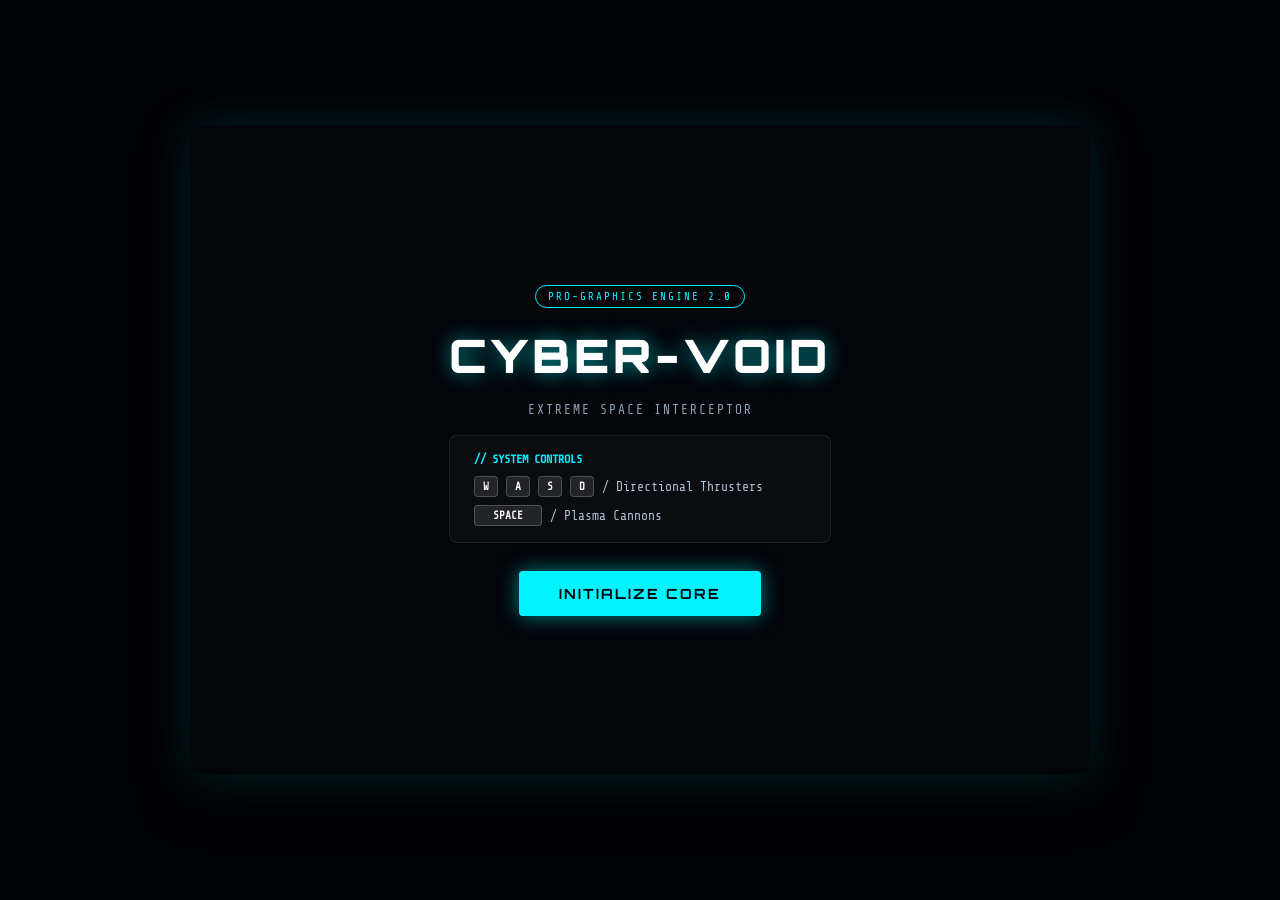
<file: Cosmic Defender/index.html>
<!DOCTYPE html>
<html lang="uz">
<head>
    <meta charset="UTF-8">
    <meta name="viewport" content="width=device-width, initial-scale=1.0">
    <title>CYBER-VOID: Professional Space Shooter</title>
    <link rel="preconnect" href="https://fonts.googleapis.com">
    <link rel="preconnect" href="https://fonts.gstatic.com" crossorigin>
    <link href="https://fonts.googleapis.com/css2?family=Orbitron:wght@500;700;900&family=Share+Tech+Mono&display=swap" rel="stylesheet">
    <style>
        :root {
            --neon-cyan: #00f3ff;
            --neon-magenta: #ff0055;
            --neon-yellow: #ffcc00;
            --bg-dark: #04060a;
            --glass-bg: rgba(10, 16, 26, 0.75);
        }

        * {
            margin: 0;
            padding: 0;
            box-sizing: border-box;
            user-select: none;
        }

        body {
            background-color: #010204;
            font-family: 'Share Tech Mono', monospace;
            display: flex;
            justify-content: center;
            align-items: center;
            min-height: 100vh;
            overflow: hidden;
            color: #fff;
        }

        #game-wrapper {
            position: relative;
            width: 900px;
            height: 650px;
            border-radius: 12px;
            overflow: hidden;
            background: var(--bg-dark);
            box-shadow: 0 0 50px rgba(0, 243, 255, 0.15), 0 20px 50px rgba(0, 0, 0, 0.9);
        }

        .border-glow {
            position: absolute;
            inset: 0;
            border: 1.5px solid rgba(0, 243, 255, 0.3);
            border-radius: 12px;
            pointer-events: none;
            z-index: 5;
        }

        canvas {
            display: block;
            width: 100%;
            height: 100%;
        }

        .hud-container {
            position: absolute;
            top: 0;
            left: 0;
            width: 100%;
            padding: 20px 25px;
            display: flex;
            justify-content: space-between;
            align-items: flex-start;
            pointer-events: none;
            z-index: 4;
        }

        .hud-card {
            background: var(--glass-bg);
            border: 1px solid rgba(0, 243, 255, 0.2);
            backdrop-filter: blur(8px);
            padding: 10px 18px;
            border-radius: 6px;
            display: flex;
            flex-direction: column;
        }

        .center-hud {
            width: 320px;
            gap: 8px;
        }

        .hud-label {
            font-size: 11px;
            color: #5c758a;
            letter-spacing: 1.5px;
        }

        .hud-value {
            font-family: 'Orbitron', sans-serif;
            font-size: 22px;
            font-weight: 700;
            color: var(--neon-cyan);
            text-shadow: 0 0 10px rgba(0, 243, 255, 0.5);
        }

        .stat-group {
            display: flex;
            flex-direction: column;
            gap: 3px;
        }

        .progress-bar {
            height: 8px;
            background: rgba(255, 255, 255, 0.08);
            border-radius: 4px;
            overflow: hidden;
            border: 1px solid rgba(255, 255, 255, 0.1);
        }

        #health-bar {
            width: 100%;
            height: 100%;
            background: linear-gradient(90deg, #ff0055, #ff5500);
            box-shadow: 0 0 10px #ff0055;
            transition: width 0.2s ease;
        }

        #shield-bar {
            width: 0%;
            height: 100%;
            background: linear-gradient(90deg, #00f3ff, #0066ff);
            box-shadow: 0 0 10px #00f3ff;
            transition: width 0.2s ease;
        }

        .screen-overlay {
            position: absolute;
            inset: 0;
            background: rgba(4, 6, 10, 0.88);
            backdrop-filter: blur(12px);
            display: flex;
            justify-content: center;
            align-items: center;
            z-index: 10;
        }

        .screen-content {
            text-align: center;
            max-width: 480px;
            display: flex;
            flex-direction: column;
            align-items: center;
            gap: 18px;
        }

        .cyber-badge {
            font-size: 11px;
            color: var(--neon-cyan);
            border: 1px solid var(--neon-cyan);
            padding: 4px 12px;
            border-radius: 20px;
            letter-spacing: 2px;
        }

        h1 {
            font-family: 'Orbitron', sans-serif;
            font-size: 46px;
            font-weight: 900;
            color: #fff;
            letter-spacing: 4px;
            text-shadow: 0 0 20px rgba(0, 243, 255, 0.6);
        }

        .danger-title {
            color: var(--neon-magenta);
            text-shadow: 0 0 20px rgba(255, 0, 85, 0.6);
        }

        .subtitle {
            color: #8fa0b5;
            font-size: 13px;
            letter-spacing: 2px;
        }

        .controls-panel {
            background: rgba(255, 255, 255, 0.03);
            border: 1px solid rgba(255, 255, 255, 0.08);
            padding: 16px 24px;
            border-radius: 8px;
            width: 100%;
            text-align: left;
        }

        .controls-panel h3 {
            font-size: 12px;
            color: var(--neon-cyan);
            margin-bottom: 10px;
        }

        .key-grid {
            display: flex;
            flex-direction: column;
            gap: 8px;
            font-size: 13px;
            color: #b0c0d0;
        }

        .key-row {
            display: flex;
            align-items: center;
            gap: 8px;
        }

        .key {
            background: rgba(255, 255, 255, 0.1);
            border: 1px solid rgba(255, 255, 255, 0.2);
            padding: 3px 8px;
            border-radius: 4px;
            color: #fff;
            font-weight: bold;
            font-size: 11px;
        }

        .key.wide {
            padding: 3px 18px;
        }

        .cyber-btn {
            font-family: 'Orbitron', sans-serif;
            margin-top: 10px;
            padding: 14px 40px;
            font-size: 14px;
            font-weight: 700;
            letter-spacing: 2px;
            color: #04060a;
            background: var(--neon-cyan);
            border: none;
            border-radius: 4px;
            cursor: pointer;
            box-shadow: 0 0 20px rgba(0, 243, 255, 0.5);
            transition: all 0.25s ease;
        }

        .cyber-btn:hover {
            background: #fff;
            box-shadow: 0 0 35px rgba(255, 255, 255, 0.9);
            transform: translateY(-2px);
        }

        .danger-btn {
            background: var(--neon-magenta);
            box-shadow: 0 0 20px rgba(255, 0, 85, 0.5);
            color: #fff;
        }

        .danger-btn:hover {
            background: #fff;
            color: var(--neon-magenta);
        }

        .score-summary {
            display: flex;
            gap: 30px;
            background: rgba(255, 255, 255, 0.03);
            padding: 15px 30px;
            border-radius: 8px;
            border: 1px solid rgba(255, 255, 255, 0.08);
        }

        .summary-item {
            display: flex;
            flex-direction: column;
            gap: 4px;
            font-size: 12px;
            color: #8fa0b5;
        }

        .summary-item strong {
            font-family: 'Orbitron', sans-serif;
            font-size: 20px;
            color: #fff;
        }

        .hidden {
            display: none !important;
        }
    </style>
</head>
<body>
    <div id="game-wrapper">
        <div class="border-glow"></div>
        <canvas id="gameCanvas"></canvas>

        <div id="hud" class="hud-container hidden">
            <div class="hud-card">
                <span class="hud-label">// SCORE</span>
                <span id="score" class="hud-value">00000</span>
            </div>

            <div class="hud-card center-hud">
                <div class="stat-group">
                    <span class="hud-label">HULL INTEGRITY</span>
                    <div class="progress-bar"><div id="health-bar"></div></div>
                </div>
                <div class="stat-group">
                    <span class="hud-label">SHIELD MATRIX</span>
                    <div class="progress-bar shield-bg"><div id="shield-bar"></div></div>
                </div>
            </div>

            <div class="hud-card">
                <span class="hud-label">// HIGH SCORE</span>
                <span id="high-score" class="hud-value">00000</span>
            </div>
        </div>

        <div id="start-screen" class="screen-overlay">
            <div class="screen-content">
                <div class="cyber-badge">PRO-GRAPHICS ENGINE 2.0</div>
                <h1 class="glitch" data-text="CYBER-VOID">CYBER-VOID</h1>
                <p class="subtitle">EXTREME SPACE INTERCEPTOR</p>

                <div class="controls-panel">
                    <h3>// SYSTEM CONTROLS</h3>
                    <div class="key-grid">
                        <div class="key-row"><span class="key">W</span><span class="key">A</span><span class="key">S</span><span class="key">D</span> <span>/ Directional Thrusters</span></div>
                        <div class="key-row"><span class="key wide">SPACE</span> <span>/ Plasma Cannons</span></div>
                    </div>
                </div>

                <button id="start-btn" class="cyber-btn">INITIALIZE CORE</button>
            </div>
        </div>

        <div id="game-over-screen" class="screen-overlay hidden">
            <div class="screen-content">
                <h1 class="danger-title">CRITICAL FAILURE</h1>
                <p class="subtitle">VESSEL DESTROYED IN ACTION</p>

                <div class="score-summary">
                    <div class="summary-item">
                        <span>FINAL SCORE</span>
                        <strong id="final-score">0</strong>
                    </div>
                    <div class="summary-item">
                        <span>BEST SCORE</span>
                        <strong id="final-high-score">0</strong>
                    </div>
                </div>

                <button id="restart-btn" class="cyber-btn danger-btn">REBOOT SYSTEM</button>
            </div>
        </div>
    </div>

    <script>
        const canvas = document.getElementById('gameCanvas');
        const ctx = canvas.getContext('2d');

        canvas.width = 900;
        canvas.height = 650;

        const hud = document.getElementById('hud');
        const scoreEl = document.getElementById('score');
        const highScoreEl = document.getElementById('high-score');
        const healthBar = document.getElementById('health-bar');
        const shieldBar = document.getElementById('shield-bar');
        const startScreen = document.getElementById('start-screen');
        const gameOverScreen = document.getElementById('game-over-screen');
        const finalScoreEl = document.getElementById('final-score');
        const finalHighScoreEl = document.getElementById('final-high-score');

        const AudioContext = window.AudioContext || window.webkitAudioContext;
        let audioCtx;

        function initAudio() {
            if (!audioCtx) audioCtx = new AudioContext();
        }

        function playSound(type) {
            if (!audioCtx) return;
            const osc = audioCtx.createOscillator();
            const gain = audioCtx.createGain();
            osc.connect(gain);
            gain.connect(audioCtx.destination);
            const now = audioCtx.currentTime;

            if (type === 'laser') {
                osc.type = 'sawtooth';
                osc.frequency.setValueAtTime(900, now);
                osc.frequency.exponentialRampToValueAtTime(150, now + 0.12);
                gain.gain.setValueAtTime(0.15, now);
                gain.gain.linearRampToValueAtTime(0.01, now + 0.12);
                osc.start(now);
                osc.stop(now + 0.12);
            } else if (type === 'hit') {
                osc.type = 'triangle';
                osc.frequency.setValueAtTime(200, now);
                osc.frequency.exponentialRampToValueAtTime(50, now + 0.1);
                gain.gain.setValueAtTime(0.2, now);
                gain.gain.linearRampToValueAtTime(0.01, now + 0.1);
                osc.start(now);
                osc.stop(now + 0.1);
            } else if (type === 'explosion') {
                osc.type = 'square';
                osc.frequency.setValueAtTime(120, now);
                osc.frequency.exponentialRampToValueAtTime(20, now + 0.35);
                gain.gain.setValueAtTime(0.3, now);
                gain.gain.linearRampToValueAtTime(0.01, now + 0.35);
                osc.start(now);
                osc.stop(now + 0.35);
            } else if (type === 'powerup') {
                osc.type = 'sine';
                osc.frequency.setValueAtTime(400, now);
                osc.frequency.exponentialRampToValueAtTime(1200, now + 0.25);
                gain.gain.setValueAtTime(0.25, now);
                gain.gain.linearRampToValueAtTime(0.01, now + 0.25);
                osc.start(now);
                osc.stop(now + 0.25);
            }
        }

        const keys = {};
        window.addEventListener('keydown', e => keys[e.code] = true);
        window.addEventListener('keyup', e => keys[e.code] = false);

        let gameActive = false;
        let score = 0;
        let highScore = localStorage.getItem('cv_highscore') || 0;
        highScoreEl.textContent = String(highScore).padStart(5, '0');

        class Star {
            constructor() {
                this.reset();
            }
            reset() {
                this.x = Math.random() * canvas.width;
                this.y = Math.random() * canvas.height;
                this.size = Math.random() * 1.8 + 0.2;
                this.speed = this.size * 0.8;
                this.alpha = Math.random() * 0.7 + 0.3;
            }
            update() {
                this.y += this.speed;
                if (this.y > canvas.height) {
                    this.y = 0;
                    this.x = Math.random() * canvas.width;
                }
            }
            draw() {
                ctx.fillStyle = `rgba(255, 255, 255, ${this.alpha})`;
                ctx.fillRect(this.x, this.y, this.size, this.size);
            }
        }

        const stars = Array.from({ length: 100 }, () => new Star());

        class Player {
            constructor() {
                this.width = 46;
                this.height = 50;
                this.x = canvas.width / 2 - this.width / 2;
                this.y = canvas.height - 100;
                this.speed = 7;
                this.hp = 100;
                this.shield = 0;
                this.tripleShot = false;
                this.tripleShotTimer = 0;
                this.lastShot = 0;
                this.shootDelay = 130;
            }

            draw() {
                ctx.save();
                ctx.translate(this.x + this.width / 2, this.y + this.height / 2);

                if (this.shield > 0) {
                    ctx.beginPath();
                    ctx.arc(0, 0, 34, 0, Math.PI * 2);
                    ctx.strokeStyle = `rgba(0, 243, 255, ${0.4 + Math.sin(Date.now() / 100) * 0.2})`;
                    ctx.lineWidth = 3;
                    ctx.shadowBlur = 15;
                    ctx.shadowColor = '#00f3ff';
                    ctx.stroke();
                }

                if (gameActive) {
                    ctx.beginPath();
                    ctx.moveTo(-10, 20);
                    ctx.lineTo(0, 32 + Math.random() * 10);
                    ctx.lineTo(10, 20);
                    ctx.fillStyle = '#00f3ff';
                    ctx.shadowBlur = 15;
                    ctx.shadowColor = '#00f3ff';
                    ctx.fill();
                }

                ctx.shadowBlur = 10;
                ctx.shadowColor = '#00f3ff';
                
                ctx.beginPath();
                ctx.moveTo(0, -24);
                ctx.lineTo(-23, 18);
                ctx.lineTo(-8, 12);
                ctx.fillStyle = '#0a1628';
                ctx.fill();
                ctx.strokeStyle = '#00f3ff';
                ctx.lineWidth = 2;
                ctx.stroke();

                ctx.beginPath();
                ctx.moveTo(0, -24);
                ctx.lineTo(23, 18);
                ctx.lineTo(8, 12);
                ctx.fillStyle = '#0a1628';
                ctx.fill();
                ctx.strokeStyle = '#00f3ff';
                ctx.lineWidth = 2;
                ctx.stroke();

                ctx.beginPath();
                ctx.moveTo(0, -20);
                ctx.lineTo(-6, 2);
                ctx.lineTo(0, 10);
                ctx.lineTo(6, 2);
                ctx.closePath();
                ctx.fillStyle = '#00f3ff';
                ctx.fill();

                ctx.restore();
            }

            update() {
                if ((keys['KeyW'] || keys['ArrowUp']) && this.y > 10) this.y -= this.speed;
                if ((keys['KeyS'] || keys['ArrowDown']) && this.y < canvas.height - this.height - 10) this.y += this.speed;
                if ((keys['KeyA'] || keys['ArrowLeft']) && this.x > 10) this.x -= this.speed;
                if ((keys['KeyD'] || keys['ArrowRight']) && this.x < canvas.width - this.width - 10) this.x += this.speed;

                if (keys['Space'] && Date.now() - this.lastShot > this.shootDelay) {
                    this.shoot();
                    this.lastShot = Date.now();
                }

                if (this.tripleShot) {
                    this.tripleShotTimer--;
                    if (this.tripleShotTimer <= 0) this.tripleShot = false;
                }
            }

            shoot() {
                playSound('laser');
                const cx = this.x + this.width / 2;
                if (this.tripleShot) {
                    bullets.push(new Laser(cx, this.y, 0, -14));
                    bullets.push(new Laser(cx, this.y, -4, -13));
                    bullets.push(new Laser(cx, this.y, 4, -13));
                } else {
                    bullets.push(new Laser(cx - 10, this.y + 5, 0, -14));
                    bullets.push(new Laser(cx + 10, this.y + 5, 0, -14));
                }
            }

            damage(pts) {
                if (this.shield > 0) {
                    this.shield -= pts;
                    if (this.shield < 0) {
                        this.hp += this.shield;
                        this.shield = 0;
                    }
                } else {
                    this.hp -= pts;
                }

                createExplosion(this.x + this.width / 2, this.y + this.height / 2, '#ff0055', 12);
                playSound('hit');

                if (this.hp <= 0) {
                    this.hp = 0;
                    endGame();
                }
                updateUI();
            }
        }

        class Laser {
            constructor(x, y, vx, vy) {
                this.x = x;
                this.y = y;
                this.vx = vx;
                this.vy = vy;
                this.radius = 6;
            }

            draw() {
                ctx.save();
                ctx.strokeStyle = '#00f3ff';
                ctx.lineWidth = 3;
                ctx.shadowBlur = 12;
                ctx.shadowColor = '#00f3ff';
                ctx.beginPath();
                ctx.moveTo(this.x, this.y);
                ctx.lineTo(this.x + this.vx, this.y + 16);
                ctx.stroke();
                ctx.restore();
            }

            update() {
                this.x += this.vx;
                this.y += this.vy;
            }
        }

        class Enemy {
            constructor() {
                this.radius = 20 + Math.random() * 15;
                this.x = Math.random() * (canvas.width - this.radius * 2) + this.radius;
                this.y = -this.radius * 2;
                this.speed = 1.8 + Math.random() * 2;
                this.hp = Math.max(1, Math.floor(this.radius / 10));
                this.rotation = 0;
                this.rotSpeed = (Math.random() - 0.5) * 0.04;
                this.vertices = [];

                const sides = 7;
                for (let i = 0; i < sides; i++) {
                    const angle = (i / sides) * Math.PI * 2;
                    const dist = this.radius * (0.8 + Math.random() * 0.3);
                    this.vertices.push({ x: Math.cos(angle) * dist, y: Math.sin(angle) * dist });
                }
            }

            draw() {
                ctx.save();
                ctx.translate(this.x, this.y);
                ctx.rotate(this.rotation);

                ctx.beginPath();
                ctx.moveTo(this.vertices[0].x, this.vertices[0].y);
                for (let i = 1; i < this.vertices.length; i++) {
                    ctx.lineTo(this.vertices[i].x, this.vertices[i].y);
                }
                ctx.closePath();

                ctx.fillStyle = '#101726';
                ctx.fill();
                ctx.strokeStyle = '#ff0055';
                ctx.lineWidth = 2;
                ctx.shadowBlur = 10;
                ctx.shadowColor = '#ff0055';
                ctx.stroke();

                ctx.restore();
            }

            update() {
                this.y += this.speed;
                this.rotation += this.rotSpeed;
            }
        }

        class Particle {
            constructor(x, y, color) {
                this.x = x;
                this.y = y;
                this.color = color;
                this.radius = Math.random() * 2.5 + 1;
                const angle = Math.random() * Math.PI * 2;
                const speed = Math.random() * 6 + 1;
                this.vx = Math.cos(angle) * speed;
                this.vy = Math.sin(angle) * speed;
                this.alpha = 1;
                this.decay = Math.random() * 0.03 + 0.015;
            }

            draw() {
                ctx.save();
                ctx.globalAlpha = this.alpha;
                ctx.beginPath();
                ctx.arc(this.x, this.y, this.radius, 0, Math.PI * 2);
                ctx.fillStyle = this.color;
                ctx.shadowBlur = 8;
                ctx.shadowColor = this.color;
                ctx.fill();
                ctx.restore();
            }

            update() {
                this.x += this.vx;
                this.y += this.vy;
                this.alpha -= this.decay;
            }
        }

        class PowerUp {
            constructor(x, y) {
                this.x = x;
                this.y = y;
                this.radius = 13;
                this.speed = 1.8;
                const types = ['heal', 'shield', 'triple'];
                this.type = types[Math.floor(Math.random() * types.length)];
            }

            draw() {
                ctx.save();
                ctx.translate(this.x, this.y);
                ctx.beginPath();
                ctx.arc(0, 0, this.radius, 0, Math.PI * 2);

                let color = '#ffcc00';
                if (this.type === 'heal') color = '#00ff66';
                if (this.type === 'shield') color = '#00f3ff';

                ctx.fillStyle = 'rgba(10, 16, 26, 0.9)';
                ctx.fill();
                ctx.strokeStyle = color;
                ctx.lineWidth = 2;
                ctx.shadowBlur = 10;
                ctx.shadowColor = color;
                ctx.stroke();

                ctx.fillStyle = color;
                ctx.font = 'bold 11px Orbitron';
                ctx.textAlign = 'center';
                ctx.textBaseline = 'middle';
                ctx.fillText(this.type[0].toUpperCase(), 0, 1);

                ctx.restore();
            }

            update() {
                this.y += this.speed;
            }
        }

        let player;
        let bullets = [];
        let enemies = [];
        let particles = [];
        let powerUps = [];
        let spawnTimer = 0;

        function createExplosion(x, y, color, count = 20) {
            for (let i = 0; i < count; i++) {
                particles.push(new Particle(x, y, color));
            }
        }

        function render() {
            if (!gameActive) return;

            ctx.clearRect(0, 0, canvas.width, canvas.height);

            stars.forEach(star => { star.update(); star.draw(); });

            player.update();
            player.draw();

            spawnTimer++;
            if (spawnTimer % 45 === 0) {
                enemies.push(new Enemy());
            }

            for (let i = bullets.length - 1; i >= 0; i--) {
                let laser = bullets[i];
                laser.update();
                laser.draw();
                if (laser.y < -20) {
                    bullets.splice(i, 1);
                }
            }

            for (let e = enemies.length - 1; e >= 0; e--) {
                let enemy = enemies[e];
                enemy.update();
                enemy.draw();

                let pDist = Math.hypot(player.x + player.width/2 - enemy.x, player.y + player.height/2 - enemy.y);
                if (pDist < player.width/2 + enemy.radius - 5) {
                    player.damage(25);
                    createExplosion(enemy.x, enemy.y, '#ff0055', 25);
                    enemies.splice(e, 1);
                    continue;
                }

                for (let b = bullets.length - 1; b >= 0; b--) {
                    let laser = bullets[b];
                    let lDist = Math.hypot(laser.x - enemy.x, laser.y - enemy.y);
                    
                    if (lDist < enemy.radius + laser.radius) {
                        enemy.hp--;
                        createExplosion(laser.x, laser.y, '#ffcc00', 5);
                        bullets.splice(b, 1);

                        if (enemy.hp <= 0) {
                            createExplosion(enemy.x, enemy.y, '#ff0055', 20);
                            playSound('explosion');
                            score += Math.floor(enemy.radius) * 10;
                            scoreEl.textContent = String(score).padStart(5, '0');

                            if (Math.random() < 0.18) {
                                powerUps.push(new PowerUp(enemy.x, enemy.y));
                            }

                            enemies.splice(e, 1);
                            break;
                        }
                    }
                }

                if (enemies[e] && enemies[e].y > canvas.height + enemies[e].radius * 2) {
                    enemies.splice(e, 1);
                }
            }

            for (let p = powerUps.length - 1; p >= 0; p--) {
                let pu = powerUps[p];
                pu.update();
                pu.draw();

                let dist = Math.hypot(player.x + player.width/2 - pu.x, player.y + player.height/2 - pu.y);
                if (dist < player.width/2 + pu.radius) {
                    playSound('powerup');
                    if (pu.type === 'heal') player.hp = Math.min(100, player.hp + 35);
                    if (pu.type === 'shield') player.shield = 100;
                    if (pu.type === 'triple') {
                        player.tripleShot = true;
                        player.tripleShotTimer = 450;
                    }
                    updateUI();
                    createExplosion(pu.x, pu.y, '#00f3ff', 15);
                    powerUps.splice(p, 1);
                }
            }

            for (let pt = particles.length - 1; pt >= 0; pt--) {
                let p = particles[pt];
                p.update();
                p.draw();
                if (p.alpha <= 0) {
                    particles.splice(pt, 1);
                }
            }

            requestAnimationFrame(render);
        }

        function updateUI() {
            healthBar.style.width = `${player.hp}%`;
            shieldBar.style.width = `${player.shield}%`;
        }

        function startGame() {
            initAudio();
            player = new Player();
            bullets = [];
            enemies = [];
            particles = [];
            powerUps = [];
            score = 0;
            scoreEl.textContent = '00000';
            updateUI();

            gameActive = true;
            hud.classList.remove('hidden');
            startScreen.classList.add('hidden');
            gameOverScreen.classList.add('hidden');

            render();
        }

        function endGame() {
            gameActive = false;
            playSound('explosion');

            if (score > highScore) {
                highScore = score;
                localStorage.setItem('cv_highscore', highScore);
                highScoreEl.textContent = String(highScore).padStart(5, '0');
            }

            finalScoreEl.textContent = score;
            finalHighScoreEl.textContent = highScore;
            gameOverScreen.classList.remove('hidden');
            hud.classList.add('hidden');
        }

        document.getElementById('start-btn').addEventListener('click', startGame);
        document.getElementById('restart-btn').addEventListener('click', startGame);
    </script>
</body>
</html>
</file>
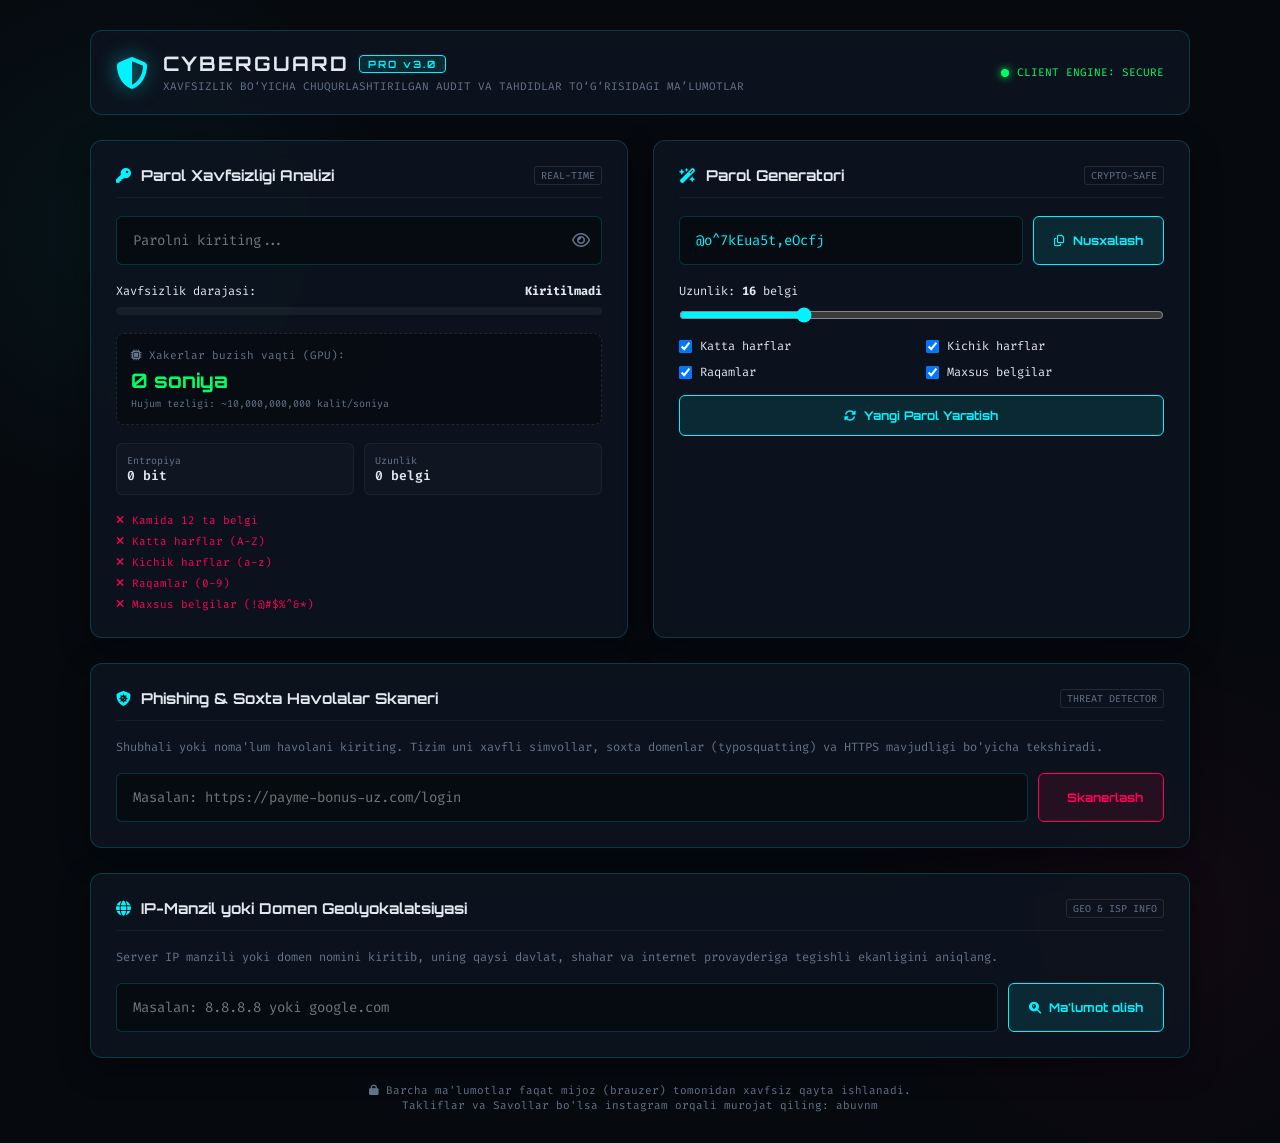
<file: CyberGuard professional web-dastur/index.html>
<!DOCTYPE html>
<html lang="uz">
<head>
    <meta charset="UTF-8">
    <meta name="viewport" content="width=device-width, initial-scale=1.0">
    <title>CYBERGUARD // Professional Security Audit Suite</title>
    <link rel="stylesheet" href="style.css">
    <link rel="preconnect" href="https://fonts.googleapis.com">
    <link rel="preconnect" href="https://fonts.gstatic.com" crossorigin>
    <link href="https://fonts.googleapis.com/css2?family=Fira+Code:wght@400;600;700&family=Orbitron:wght@600;800;900&display=swap" rel="stylesheet">
    <link rel="stylesheet" href="https://cdnjs.cloudflare.com/ajax/libs/font-awesome/6.4.0/css/all.min.css">
</head>
<body>
    <div class="app-container">
        <!-- Header -->
        <header class="app-header">
            <div class="brand">
                <i class="fa-solid fa-shield-halved brand-icon"></i>
                <div class="brand-text">
                    <h1>CYBERGUARD <span class="badge">PRO v3.0</span></h1>
                    <p>XAVFSIZLIK BO‘YICHA CHUQURLASHTIRILGAN AUDIT VA TAHDIDLAR TO‘G‘RISIDAGI MA’LUMOTLAR</p>
                </div>
            </div>
            <div class="system-status">
                <span class="pulse-dot"></span>
                <span class="status-text">CLIENT ENGINE: SECURE</span>
            </div>
        </header>

        <!-- Main Dashboard -->
        <main class="grid-container">
            
            <!-- MODUL 1: Parol Analizatori -->
            <section class="card">
                <div class="card-header">
                    <h2><i class="fa-solid fa-key"></i> Parol Xavfsizligi Analizi</h2>
                    <span class="tag">REAL-TIME</span>
                </div>
                
                <div class="input-wrapper">
                    <input type="password" id="passwordInput" placeholder="Parolni kiriting..." autocomplete="off">
                    <button type="button" id="toggleVisibility" class="icon-btn"><i class="fa-regular fa-eye"></i></button>
                </div>

                <div class="strength-meter">
                    <div class="meter-label">
                        <span>Xavfsizlik darajasi:</span>
                        <strong id="strengthText">Kiritilmadi</strong>
                    </div>
                    <div class="meter-bar-bg">
                        <div id="meterBar" class="meter-bar-fill"></div>
                    </div>
                </div>

                <div class="crack-time-box">
                    <div class="crack-title"><i class="fa-solid fa-microchip"></i> Xakerlar buzish vaqti (GPU):</div>
                    <div id="crackTimeValue" class="crack-time">0 soniya</div>
                    <p class="crack-subtext">Hujum tezligi: ~10,000,000,000 kalit/soniya</p>
                </div>

                <div class="metrics-grid">
                    <div class="metric-card">
                        <span class="m-label">Entropiya</span>
                        <span id="metricEntropy" class="m-value">0 bit</span>
                    </div>
                    <div class="metric-card">
                        <span class="m-label">Uzunlik</span>
                        <span id="metricLength" class="m-value">0 belgi</span>
                    </div>
                </div>

                <ul class="checklist" id="checkList">
                    <li data-check="length"><i class="fa-solid fa-xmark"></i> Kamida 12 ta belgi</li>
                    <li data-check="uppercase"><i class="fa-solid fa-xmark"></i> Katta harflar (A-Z)</li>
                    <li data-check="lowercase"><i class="fa-solid fa-xmark"></i> Kichik harflar (a-z)</li>
                    <li data-check="numbers"><i class="fa-solid fa-xmark"></i> Raqamlar (0-9)</li>
                    <li data-check="symbols"><i class="fa-solid fa-xmark"></i> Maxsus belgilar (!@#$%^&*)</li>
                </ul>
            </section>

            <!-- MODUL 2: Kiber-Parol Generatori -->
            <section class="card">
                <div class="card-header">
                    <h2><i class="fa-solid fa-wand-magic-sparkles"></i> Parol Generatori</h2>
                    <span class="tag">CRYPTO-SAFE</span>
                </div>

                <div class="generator-output">
                    <input type="text" id="generatedPassword" readonly placeholder="Tugmani bosing...">
                    <button id="copyBtn" class="cyber-btn"><i class="fa-regular fa-copy"></i> Nusxalash</button>
                </div>

                <div class="gen-controls">
                    <div class="slider-group">
                        <label>Uzunlik: <strong id="lengthValue">16</strong> belgi</label>
                        <input type="range" id="lengthSlider" min="8" max="40" value="16">
                    </div>

                    <div class="checkbox-group">
                        <label><input type="checkbox" id="genUpper" checked> Katta harflar</label>
                        <label><input type="checkbox" id="genLower" checked> Kichik harflar</label>
                        <label><input type="checkbox" id="genNum" checked> Raqamlar</label>
                        <label><input type="checkbox" id="genSym" checked> Maxsus belgilar</label>
                    </div>

                    <button id="generateBtn" class="cyber-btn full"><i class="fa-solid fa-rotate"></i> Yangi Parol Yaratish</button>
                </div>
            </section>

            <!-- MODUL 3: Phishing URL Scanner -->
            <section class="card full-width">
                <div class="card-header">
                    <h2><i class="fa-solid fa-shield-virus"></i> Phishing & Soxta Havolalar Skaneri</h2>
                    <span class="tag">THREAT DETECTOR</span>
                </div>
                <p class="section-desc">Shubhali yoki noma'lum havolani kiriting. Tizim uni xavfli simvollar, soxta domenlar (typosquatting) va HTTPS mavjudligi bo'yicha tekshiradi.</p>

                <form id="urlForm" class="action-form">
                    <input type="text" id="urlInput" placeholder="Masalan: https://payme-bonus-uz.com/login" required>
                    <button type="submit" class="cyber-btn danger"><i class="fa-solid fa-radar"></i> Skanerlash</button>
                </form>

                <div id="urlResult" class="result-box hidden"></div>
            </section>

            <!-- MODUL 4: IP / Domain Lookup -->
            <section class="card full-width">
                <div class="card-header">
                    <h2><i class="fa-solid fa-globe"></i> IP-Manzil yoki Domen Geolyokalatsiyasi</h2>
                    <span class="tag">GEO & ISP INFO</span>
                </div>
                <p class="section-desc">Server IP manzili yoki domen nomini kiritib, uning qaysi davlat, shahar va internet provayderiga tegishli ekanligini aniqlang.</p>

                <form id="ipForm" class="action-form">
                    <input type="text" id="ipInput" placeholder="Masalan: 8.8.8.8 yoki google.com" required>
                    <button type="submit" class="cyber-btn"><i class="fa-solid fa-magnifying-glass-location"></i> Ma'lumot olish</button>
                </form>

                <div id="ipResult" class="result-box hidden"></div>
            </section>

        </main>

        <footer class="app-footer">
            <p style="font-size: 11px; color: var(--text-muted); text-align: center;">
                <i class="fa-solid fa-lock"></i> Barcha ma'lumotlar faqat mijoz (brauzer) tomonidan xavfsiz qayta ishlanadi.
                <br>
                Takliflar va Savollar bo'lsa instagram orqali murojat qiling: abuvnm
            </p>
        </footer>
    </div>

    <div id="toast" class="toast hidden"></div>

    <script src="script.js"></script>
</body>
</html>
</file>
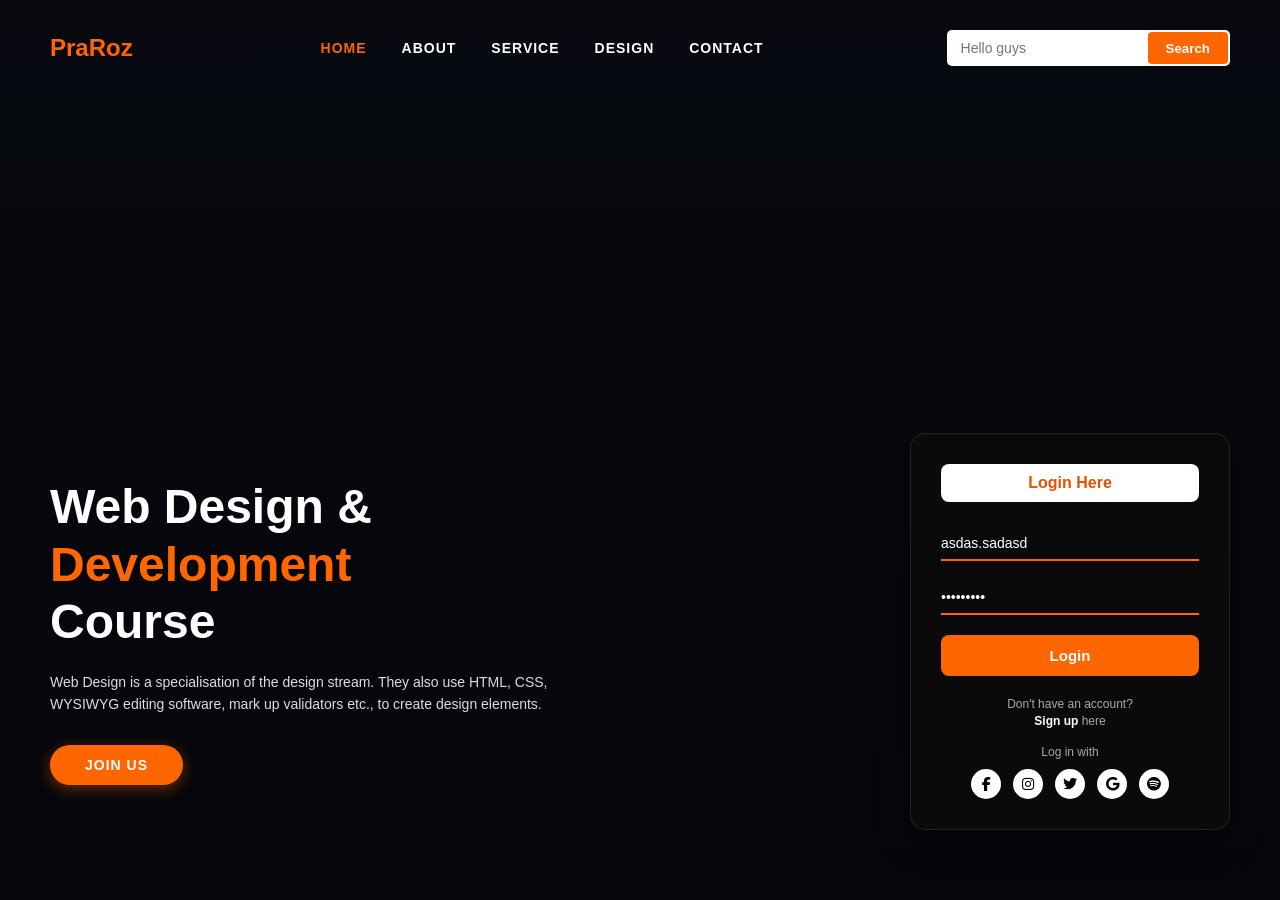
<file: Website/index.html>
<!DOCTYPE html>
<html lang="uz">
<head>
    <meta charset="UTF-8">
    <meta name="viewport" content="width=device-width, initial-scale=1.0">
    <title>Web Design & Development Course</title>
    <link rel="stylesheet" href="style.css">
    <link rel="stylesheet" href="https://cdnjs.cloudflare.com/ajax/libs/font-awesome/6.4.0/css/all.min.css">
</head>
<body>
    <div class="hero-container">
        <header class="navbar">
            <div class="logo">PraRoz<span class="logo-icon"></span></div>
            <ul class="nav-links">
                <li><a href="#" class="active">HOME</a></li>
                <li><a href="#">ABOUT</a></li>
                <li><a href="#">SERVICE</a></li>
                <li><a href="#">DESIGN</a></li>
                <li><a href="#">CONTACT</a></li>
            </ul>
            <div class="search-box">
                <input type="text" placeholder="Hello guys">
                <button class="search-btn">Search</button>
            </div>
        </header>

        <div class="main-content">
            <div class="intro-section">
                <h1>Web Design &<br><span class="highlight">Development</span><br>Course</h1>
                <p>Web Design is a specialisation of the design stream. They also use HTML, CSS, WYSIWYG editing software, mark up validators etc., to create design elements.</p>
                <button class="join-btn">JOIN US</button>
            </div>

 
            <div class="login-card">
                <div class="login-title-box">Login Here</div>
                <form>
                    <div class="input-group">
                        <input type="text" value="asdas.sadasd">
                    </div>
                    <div class="input-group">
                        <input type="password" value="•••••••••">
                    </div>
                    <button type="submit" class="login-btn">Login</button>
                </form>
                <p class="signup-text">Don't have an account?<br><a href="#">Sign up</a> here</p>
                <p class="social-text">Log in with</p>
                <div class="social-icons">
                    <a href="#"><i class="fab fa-facebook-f"></i></a>
                    <a href="#"><i class="fab fa-instagram"></i></a>
                    <a href="#"><i class="fab fa-twitter"></i></a>
                    <a href="#"><i class="fab fa-google"></i></a>
                    <a href="#"><i class="fab fa-spotify"></i></a>
                </div>
            </div>
        </div>
    </div>
</body>
</html>
</file>
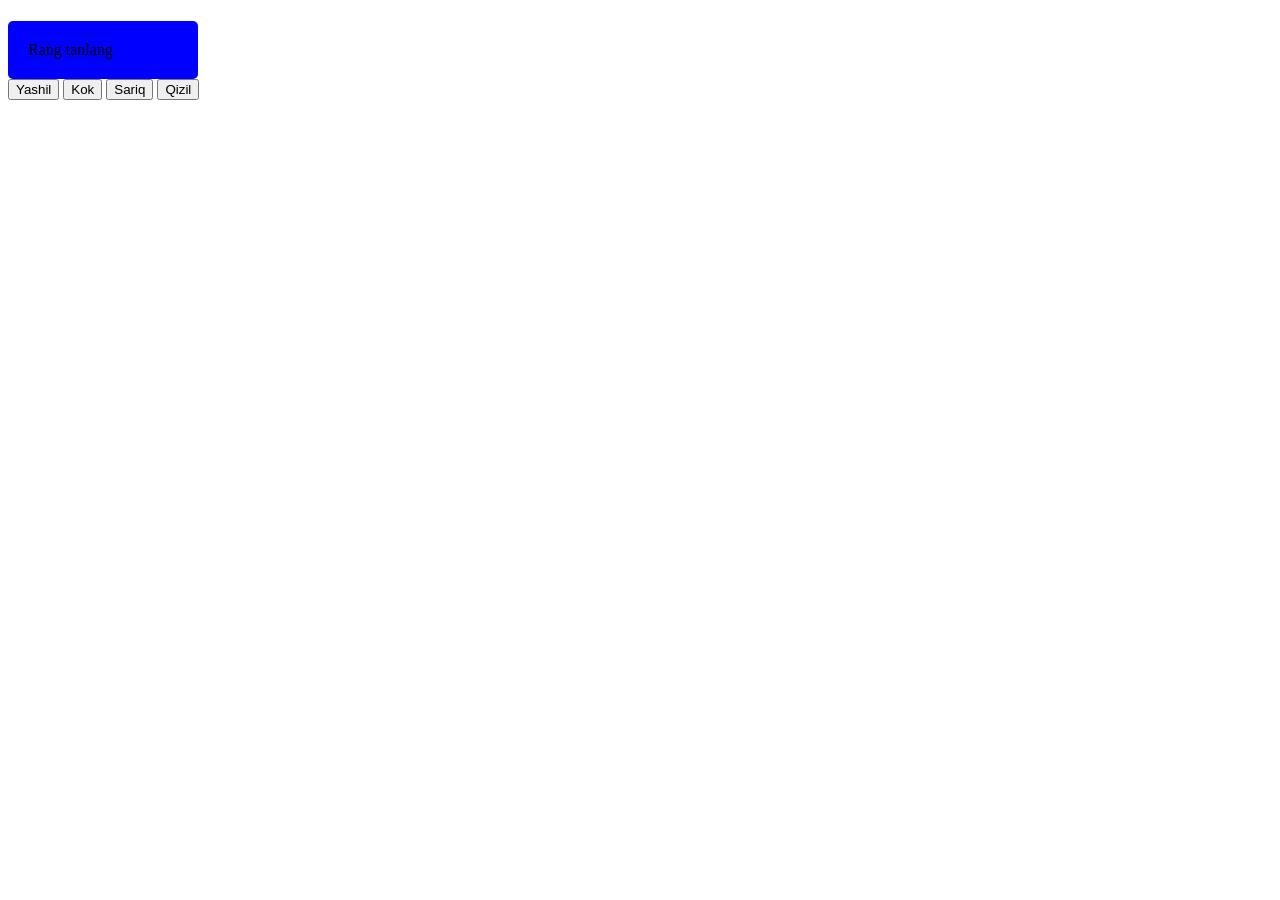
<file: dars3/dars3.html>
<!DOCTYPE html>
<html lang="en">
<head>
    <meta charset="UTF-8">
    <meta name="viewport" content="width=device-width, initial-scale=1.0">
    <title>Document</title>
    <link rel="stylesheet" href="dars3.css">
</head>
<body>

    <h1 id="text"></h1>

    <div id="box">Rang tanlang</div>
        <button id="add">Yashil</button>
        <button id="remove">Kok</button>
        <button id="toggle">Sariq</button>
        <button id="check">Qizil</button>
    <script src="dars3.js"></script>
</body>
</html>
</file>
<file: CyberGuard professional web-dastur/style.css>
:root {
    --bg-main: #06090e;
    --bg-card: rgba(13, 20, 32, 0.85);
    --border-color: rgba(0, 243, 255, 0.18);
    --cyan: #00f3ff;
    --green: #00ff66;
    --yellow: #ffcc00;
    --red: #ff0055;
    --text-main: #e2e8f0;
    --text-muted: #64748b;
}

* {
    margin: 0;
    padding: 0;
    box-sizing: border-box;
    user-select: none;
}

body {
    background-color: var(--bg-main);
    color: var(--text-main);
    font-family: 'Fira Code', monospace;
    min-height: 100vh;
    display: flex;
    justify-content: center;
    padding: 30px 15px;
    background-image: 
        radial-gradient(circle at 10% 20%, rgba(0, 243, 255, 0.05) 0%, transparent 20%),
        radial-gradient(circle at 90% 80%, rgba(255, 0, 85, 0.05) 0%, transparent 20%);
}

.app-container {
    width: 100%;
    max-width: 1100px;
    display: flex;
    flex-direction: column;
    gap: 25px;
}

/* Header */
.app-header {
    display: flex;
    justify-content: space-between;
    align-items: center;
    padding: 20px 25px;
    background: var(--bg-card);
    border: 1px solid var(--border-color);
    border-radius: 12px;
    backdrop-filter: blur(10px);
}

.brand {
    display: flex;
    align-items: center;
    gap: 15px;
}

.brand-icon {
    font-size: 32px;
    color: var(--cyan);
    filter: drop-shadow(0 0 10px rgba(0, 243, 255, 0.5));
}

.brand-text h1 {
    font-family: 'Orbitron', sans-serif;
    font-size: 20px;
    letter-spacing: 2px;
    display: flex;
    align-items: center;
    gap: 10px;
}

.badge {
    font-size: 10px;
    background: rgba(0, 243, 255, 0.1);
    color: var(--cyan);
    border: 1px solid var(--cyan);
    padding: 2px 8px;
    border-radius: 4px;
}

.brand-text p {
    font-size: 11px;
    color: var(--text-muted);
    margin-top: 3px;
}

.system-status {
    display: flex;
    align-items: center;
    gap: 8px;
    font-size: 11px;
    color: var(--green);
}

.pulse-dot {
    width: 8px;
    height: 8px;
    background: var(--green);
    border-radius: 50%;
    box-shadow: 0 0 8px var(--green);
    animation: pulse 1.5s infinite;
}

@keyframes pulse {
    0%, 100% { opacity: 1; transform: scale(1); }
    50% { opacity: 0.4; transform: scale(0.8); }
}

/* Grid Layout */
.grid-container {
    display: grid;
    grid-template-columns: 1fr 1fr;
    gap: 25px;
}

.full-width {
    grid-column: span 2;
}

/* Cards & Modules */
.card {
    background: var(--bg-card);
    border: 1px solid var(--border-color);
    border-radius: 12px;
    padding: 25px;
    display: flex;
    flex-direction: column;
    gap: 18px;
    backdrop-filter: blur(10px);
    box-shadow: 0 10px 30px rgba(0, 0, 0, 0.4);
}

.card-header {
    display: flex;
    justify-content: space-between;
    align-items: center;
    border-bottom: 1px solid rgba(255, 255, 255, 0.05);
    padding-bottom: 12px;
}

.card-header h2 {
    font-family: 'Orbitron', sans-serif;
    font-size: 15px;
    color: var(--text-main);
    display: flex;
    align-items: center;
    gap: 10px;
}

.card-header h2 i {
    color: var(--cyan);
}

.tag {
    font-size: 10px;
    color: var(--text-muted);
    border: 1px solid rgba(255, 255, 255, 0.1);
    padding: 2px 6px;
    border-radius: 3px;
}

/* Inputs & Buttons */
.input-wrapper {
    position: relative;
    display: flex;
    align-items: center;
}

input[type="text"], input[type="password"], input[type="email"] {
    width: 100%;
    background: rgba(0, 0, 0, 0.4);
    border: 1px solid var(--border-color);
    padding: 14px 16px;
    border-radius: 6px;
    color: var(--cyan);
    font-family: 'Fira Code', monospace;
    font-size: 14px;
    outline: none;
    transition: all 0.3s ease;
}

input:focus {
    border-color: var(--cyan);
    box-shadow: 0 0 12px rgba(0, 243, 255, 0.2);
}

.icon-btn {
    position: absolute;
    right: 12px;
    background: none;
    border: none;
    color: var(--text-muted);
    cursor: pointer;
    font-size: 16px;
}

.icon-btn:hover {
    color: var(--cyan);
}

.cyber-btn {
    font-family: 'Orbitron', sans-serif;
    font-size: 12px;
    font-weight: 700;
    padding: 12px 20px;
    background: rgba(0, 243, 255, 0.1);
    color: var(--cyan);
    border: 1px solid var(--cyan);
    border-radius: 6px;
    cursor: pointer;
    transition: all 0.25s ease;
    display: inline-flex;
    align-items: center;
    justify-content: center;
    gap: 8px;
    white-space: nowrap;
}

.cyber-btn:hover {
    background: var(--cyan);
    color: #000;
    box-shadow: 0 0 15px rgba(0, 243, 255, 0.4);
}

.cyber-btn.danger {
    border-color: var(--red);
    color: var(--red);
    background: rgba(255, 0, 85, 0.1);
}

.cyber-btn.danger:hover {
    background: var(--red);
    color: #fff;
    box-shadow: 0 0 15px rgba(255, 0, 85, 0.4);
}

.cyber-btn.full {
    width: 100%;
}

/* Strength Meter */
.strength-meter {
    display: flex;
    flex-direction: column;
    gap: 8px;
}

.meter-label {
    display: flex;
    justify-content: space-between;
    font-size: 12px;
}

.meter-bar-bg {
    height: 8px;
    background: rgba(255, 255, 255, 0.05);
    border-radius: 4px;
    overflow: hidden;
}

.meter-bar-fill {
    height: 100%;
    width: 0%;
    transition: width 0.3s ease, background-color 0.3s ease;
}

/* Crack Time Box */
.crack-time-box {
    background: rgba(0, 0, 0, 0.3);
    border: 1px dashed rgba(255, 255, 255, 0.1);
    padding: 14px;
    border-radius: 8px;
}

.crack-title {
    font-size: 11px;
    color: var(--text-muted);
    margin-bottom: 5px;
}

.crack-time {
    font-family: 'Orbitron', sans-serif;
    font-size: 20px;
    font-weight: 700;
    color: var(--green);
}

.crack-subtext {
    font-size: 10px;
    color: var(--text-muted);
    margin-top: 4px;
}

.metrics-grid {
    display: grid;
    grid-template-columns: 1fr 1fr;
    gap: 10px;
}

.metric-card {
    background: rgba(255, 255, 255, 0.02);
    border: 1px solid rgba(255, 255, 255, 0.05);
    padding: 10px;
    border-radius: 6px;
    display: flex;
    flex-direction: column;
}

.m-label {
    font-size: 10px;
    color: var(--text-muted);
}

.m-value {
    font-size: 13px;
    font-weight: 600;
    color: var(--text-main);
}

.checklist {
    list-style: none;
    display: flex;
    flex-direction: column;
    gap: 6px;
    font-size: 11px;
}

.checklist li {
    color: var(--red);
    display: flex;
    align-items: center;
    gap: 8px;
}

.checklist li.valid {
    color: var(--green);
}

/* Generator Module */
.generator-output {
    display: flex;
    gap: 10px;
}

.gen-controls {
    display: flex;
    flex-direction: column;
    gap: 15px;
}

.slider-group {
    display: flex;
    flex-direction: column;
    gap: 8px;
    font-size: 12px;
}

input[type="range"] {
    accent-color: var(--cyan);
}

.checkbox-group {
    display: grid;
    grid-template-columns: 1fr 1fr;
    gap: 10px;
    font-size: 12px;
}

.checkbox-group label {
    display: flex;
    align-items: center;
    gap: 8px;
    cursor: pointer;
}

.section-desc {
    font-size: 12px;
    color: var(--text-muted);
}

.action-form {
    display: flex;
    gap: 10px;
}

.result-box {
    padding: 15px;
    border-radius: 6px;
    font-size: 13px;
    line-height: 1.5;
}

.result-box.safe {
    background: rgba(0, 255, 102, 0.1);
    border: 1px solid var(--green);
    color: var(--green);
}

.result-box.danger {
    background: rgba(255, 0, 85, 0.1);
    border: 1px solid var(--red);
    color: var(--red);
}

.result-box.warning {
    background: rgba(255, 204, 0, 0.1);
    border: 1px solid var(--yellow);
    color: var(--yellow);
}

/* Toast Notification */
.toast {
    position: fixed;
    bottom: 30px;
    right: 30px;
    background: var(--cyan);
    color: #000;
    font-weight: bold;
    padding: 12px 20px;
    border-radius: 6px;
    font-size: 12px;
    box-shadow: 0 5px 15px rgba(0, 243, 255, 0.4);
    transition: opacity 0.3s ease;
    z-index: 100;
}

.hidden {
    display: none !important;
}

@media (max-width: 850px) {
    .grid-container {
        grid-template-columns: 1fr;
    }
    .full-width {
        grid-column: span 1;
    }
    .action-form {
        flex-direction: column;
    }
}
</file>
<file: Website/style.css>
* {
    margin: 0;
    padding: 0;
    box-sizing: border-box;
    font-family: 'Segoe UI', Tahoma, Geneva, Verdana, sans-serif;
}

body {
    background: #0b0f19;
    color: #fff;
    overflow-x: hidden;
}


.hero-container {
    position: relative;
    width: 100%;
    min-height: 100vh;
    background: linear-gradient(rgba(0, 0, 0, 0.4), rgba(0, 0, 0, 0.6)), 
                url('https://images.unsplash.com/photo-1506703719100-a0f3a48c0f86?q=80&w=1920&auto=format&fit=crop') no-repeat center center/cover;
    padding: 20px 50px;
    display: flex;
    flex-direction: column;
    justify-content: space-between;
}


.navbar {
    display: flex;
    justify-content: space-between;
    align-items: center;
    padding: 10px 0;
}

.logo {
    font-size: 24px;
    font-weight: bold;
    color: #ff6600;
    display: flex;
    align-items: center;
    gap: 5px;
}

.nav-links {
    list-style: none;
    display: flex;
    gap: 35px;
}

.nav-links li a {
    text-decoration: none;
    color: #fff;
    font-size: 14px;
    font-weight: 600;
    letter-spacing: 1px;
    transition: color 0.3s;
}

.nav-links li a:hover,
.nav-links li a.active {
    color: #ff6600;
}


.search-box {
    display: flex;
    background: #fff;
    border-radius: 5px;
    overflow: hidden;
    padding: 2px;
}

.search-box input {
    border: none;
    outline: none;
    padding: 8px 12px;
    font-size: 14px;
    background: transparent;
}

.search-btn {
    background: #ff6600;
    color: #fff;
    border: none;
    padding: 8px 18px;
    font-weight: bold;
    cursor: pointer;
    border-radius: 4px;
    transition: background 0.3s;
}

.search-btn:hover {
    background: #e55b00;
}


.main-content {
    display: flex;
    justify-content: space-between;
    align-items: center;
    margin-top: 40px;
    padding-bottom: 50px;
}


.intro-section {
    max-width: 550px;
}

.intro-section h1 {
    font-size: 48px;
    line-height: 1.2;
    font-weight: 700;
    margin-bottom: 20px;
}

.intro-section .highlight {
    color: #ff6600;
}

.intro-section p {
    font-size: 14px;
    color: #ddd;
    line-height: 1.6;
    margin-bottom: 30px;
}

.join-btn {
    background: #ff6600;
    color: #fff;
    border: none;
    padding: 12px 35px;
    font-size: 14px;
    font-weight: bold;
    border-radius: 25px;
    cursor: pointer;
    letter-spacing: 1px;
    box-shadow: 0 4px 15px rgba(255, 102, 0, 0.4);
    transition: transform 0.2s, background 0.3s;
}

.join-btn:hover {
    background: #e55b00;
    transform: translateY(-2px);
}


.login-card {
    background: rgba(12, 12, 12, 0.9);
    border: 1px solid rgba(255, 255, 255, 0.1);
    padding: 30px;
    border-radius: 15px;
    width: 320px;
    box-shadow: 0 10px 30px rgba(0, 0, 0, 0.5);
    text-align: center;
}

.login-title-box {
    background: #fff;
    color: #e65100;
    font-weight: bold;
    padding: 10px;
    border-radius: 8px;
    margin-bottom: 25px;
    font-size: 16px;
}

.input-group {
    margin-bottom: 20px;
    border-bottom: 2px solid #ff6600;
}

.input-group input {
    width: 100%;
    background: transparent;
    border: none;
    outline: none;
    color: #fff;
    padding: 8px 0;
    font-size: 14px;
}

.login-btn {
    width: 100%;
    background: #ff6600;
    color: #fff;
    border: none;
    padding: 12px;
    font-weight: bold;
    border-radius: 8px;
    cursor: pointer;
    font-size: 15px;
    margin-bottom: 20px;
    transition: background 0.3s;
}

.login-btn:hover {
    background: #e55b00;
}

.signup-text {
    font-size: 12px;
    color: #aaa;
    margin-bottom: 15px;
    line-height: 1.4;
}

.signup-text a {
    color: #fff;
    text-decoration: none;
    font-weight: bold;
}

.signup-text a:hover {
    text-decoration: underline;
}

.social-text {
    font-size: 12px;
    color: #aaa;
    margin-bottom: 10px;
}

.social-icons {
    display: flex;
    justify-content: center;
    gap: 12px;
}

.social-icons a {
    width: 30px;
    height: 30px;
    background: #fff;
    color: #000;
    border-radius: 50%;
    display: flex;
    align-items: center;
    justify-content: center;
    text-decoration: none;
    font-size: 14px;
    transition: transform 0.2s, background 0.3s;
}

.social-icons a:hover {
    background: #ff6600;
    color: #fff;
    transform: scale(1.1);
}


@media (max-width: 900px) {
    .main-content {
        flex-direction: column;
        gap: 40px;
        align-items: center;
        text-align: center;
    }
    .intro-section {
        max-width: 100%;
    }
    .navbar {
        flex-direction: column;
        gap: 15px;
    }
    .nav-links {
        gap: 15px;
    }
}
</file>
<file: dars3/dars3.css>
#box{
    width: 150px;
    padding: 20px;
    background-color: blue;
    border-radius: 5px;
}
#box.active{
    background-color: green;
    color: azure;
}
#box.active1{
    background-color: yellow;
    color: azure;
}
#box.active2{
    background-color: rgb(208, 255, 0);
    color: azure;
}
#box.active3{
    background-color: red;
    color: azure;
}
</file>
